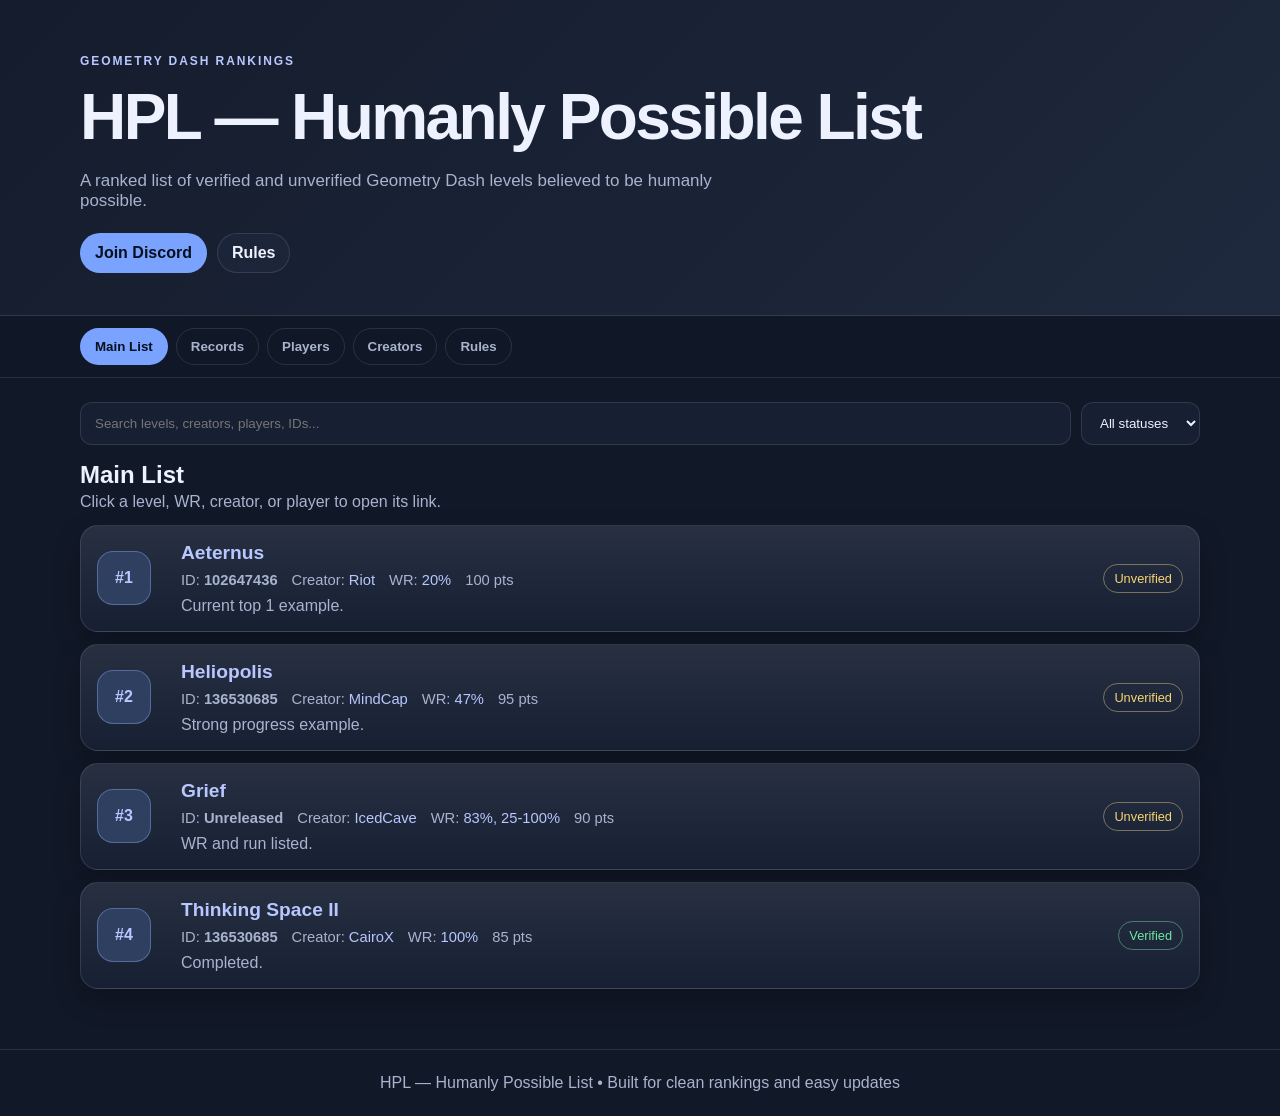
<file: index.html>
<!DOCTYPE html>
<html lang="en">
<head>
  <meta charset="UTF-8" />
  <meta name="viewport" content="width=device-width, initial-scale=1.0" />
  <title>HPL — Humanly Possible List</title>
  <link rel="stylesheet" href="style.css" />
</head>
<body>
  <header class="site-header">
    <div class="header-inner">
      <p class="eyebrow" id="subtitle"></p>
      <h1 id="siteTitle">HPL</h1>
      <p class="description" id="siteDescription"></p>
      <div class="header-actions">
        <a id="discordLink" class="button primary" href="#" target="_blank" rel="noopener noreferrer">Join Discord</a>
        <a class="button" href="#rules">Rules</a>
      </div>
    </div>
  </header>

  <nav class="tabs" aria-label="Site sections">
    <button class="tab active" data-tab="list">Main List</button>
    <button class="tab" data-tab="records">Records</button>
    <button class="tab" data-tab="players">Players</button>
    <button class="tab" data-tab="creators">Creators</button>
    <button class="tab" data-tab="rules">Rules</button>
  </nav>

  <main class="page">
    <section class="toolbar">
      <input id="searchBox" type="search" placeholder="Search levels, creators, players, IDs..." />
      <select id="statusFilter">
        <option value="all">All statuses</option>
        <option value="verified">Verified</option>
        <option value="unverified">Unverified</option>
      </select>
    </section>

    <section id="list" class="panel active-panel">
      <div class="section-heading">
        <h2>Main List</h2>
        <p>Click a level, WR, creator, or player to open its link.</p>
      </div>
      <div id="levelList" class="level-list"></div>
    </section>

    <section id="records" class="panel">
      <div class="section-heading"><h2>World Records</h2><p>Best progress and completions currently tracked.</p></div>
      <div id="recordsList" class="table-list"></div>
    </section>

    <section id="players" class="panel">
      <div class="section-heading"><h2>Player Ranking</h2><p>Points are calculated from level entries.</p></div>
      <div id="playerList" class="table-list"></div>
    </section>

    <section id="creators" class="panel">
      <div class="section-heading"><h2>Creator Points</h2><p>Creator points are calculated from levels on the list.</p></div>
      <div id="creatorList" class="table-list"></div>
    </section>

    <section id="rules" class="panel">
      <div class="section-heading"><h2>Rules</h2><p>List and submission standards.</p></div>
      <div class="rules-grid">
        <article class="rules-card"><h3>Normal List Rules</h3><ol id="normalRules"></ol></article>
        <article class="rules-card"><h3>Submission Rules</h3><ol id="submissionRules"></ol></article>
        <article class="rules-card"><h3>Submitting Format</h3><ul id="submitFormat"></ul></article>
      </div>
    </section>
  </main>

  <footer class="footer">
    <span id="footerText"></span>
  </footer>

  <script src="settings.js"></script>
  <script src="data.js"></script>
  <script src="script.js"></script>
</body>
</html>
</file>
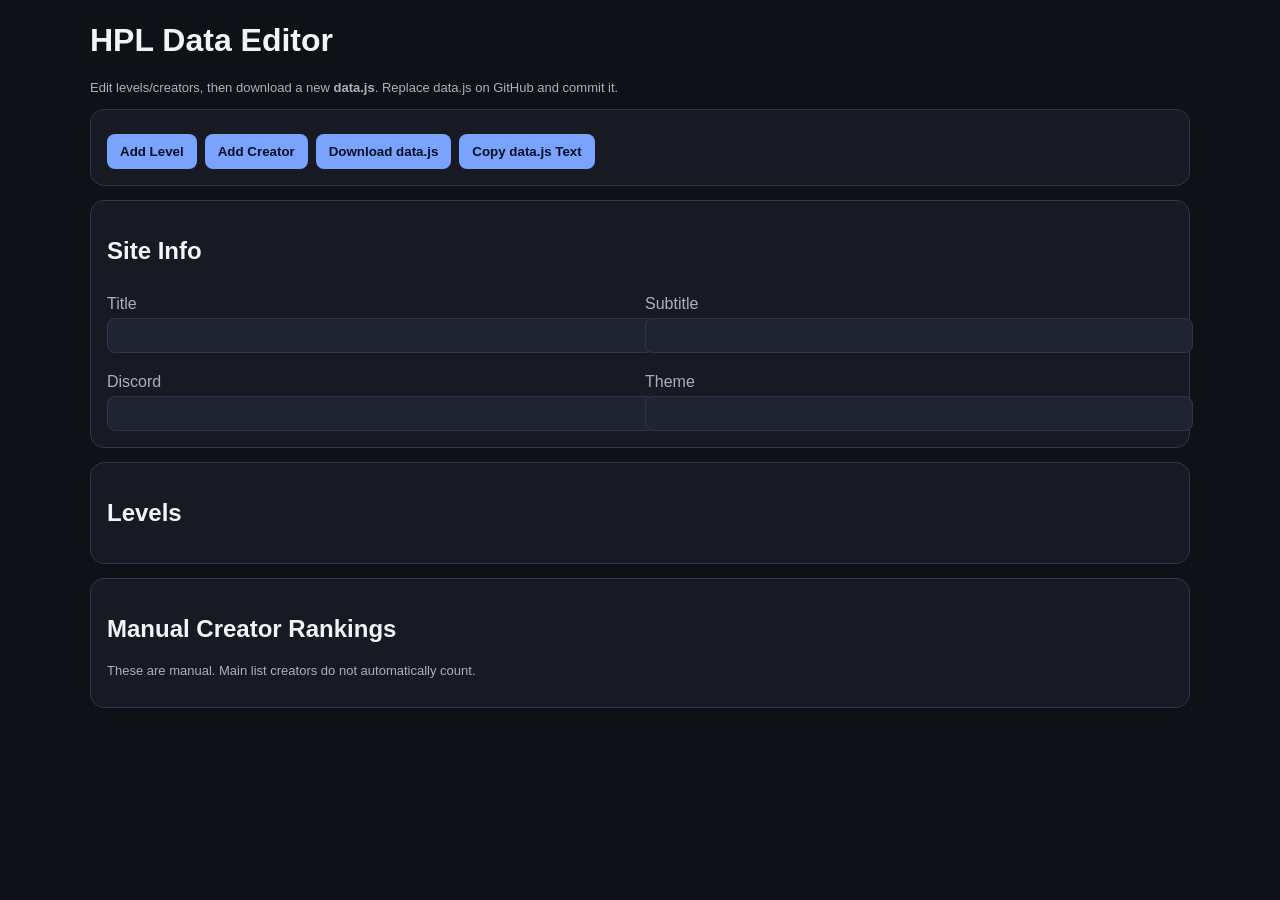
<file: editor.html>
<!DOCTYPE html>
<html lang="en">
<head>
<meta charset="UTF-8">
<meta name="viewport" content="width=device-width, initial-scale=1.0">
<title>HPL Data Editor</title>
<style>
body{font-family:Arial,sans-serif;background:#0f1117;color:#f2f4f8;margin:0;padding:22px}
h1{margin-top:0}.wrap{max-width:1100px;margin:auto}.card{background:#171a23;border:1px solid #30364a;border-radius:14px;padding:16px;margin:14px 0}
label{display:block;margin-top:10px;color:#aab0c0}
input{width:100%;padding:9px;border-radius:8px;border:1px solid #30364a;background:#202432;color:#fff;margin-top:5px}
button{padding:10px 13px;border:0;border-radius:8px;background:#7aa2ff;color:#07101f;font-weight:bold;margin:8px 8px 0 0;cursor:pointer}
.row{display:grid;grid-template-columns:repeat(2,1fr);gap:10px}.level{border-top:1px solid #30364a;padding-top:12px;margin-top:12px}
.small{color:#aab0c0;font-size:13px}@media(max-width:800px){.row{grid-template-columns:1fr}}
</style>
</head>
<body><div class="wrap">
<h1>HPL Data Editor</h1>
<p class="small">Edit levels/creators, then download a new <b>data.js</b>. Replace data.js on GitHub and commit it.</p>
<div class="card"><button onclick="addLevel()">Add Level</button><button onclick="addCreator()">Add Creator</button><button onclick="downloadData()">Download data.js</button><button onclick="copyData()">Copy data.js Text</button></div>
<div class="card"><h2>Site Info</h2><div class="row"><label>Title<input id="title"></label><label>Subtitle<input id="subtitle"></label><label>Discord<input id="discord"></label><label>Theme<input id="theme"></label></div></div>
<div class="card"><h2>Levels</h2><div id="levels"></div></div>
<div class="card"><h2>Manual Creator Rankings</h2><p class="small">These are manual. Main list creators do not automatically count.</p><div id="creators"></div></div>
</div>
<script src="data.js"></script>
<script>
let data=JSON.parse(JSON.stringify(HPL_DATA));
function safe(v){return String(v??'').replace(/[&<>"']/g,c=>({'&':'&amp;','<':'&lt;','>':'&gt;','"':'&quot;',"'":'&#039;'}[c]))}
function load(){title.value=data.site.title||'';subtitle.value=data.site.subtitle||'';discord.value=data.site.discord||'';theme.value=data.site.theme||'neon';renderLevels();renderCreators()}
function syncSite(){data.site.title=title.value;data.site.subtitle=subtitle.value;data.site.discord=discord.value;data.site.theme=theme.value}
function renderLevels(){levels.innerHTML=data.levels.map((l,i)=>`<div class="level"><h3>Level ${i+1}</h3><button onclick="data.levels.splice(${i},1);renderLevels()">Delete</button><div class="row">
<label>Rank<input onchange="data.levels[${i}].rank=this.value" value="${safe(l.rank)}"></label>
<label>Name<input onchange="data.levels[${i}].name=this.value" value="${safe(l.name)}"></label>
<label>ID<input onchange="data.levels[${i}].id=this.value" value="${safe(l.id)}"></label>
<label>Creator<input onchange="data.levels[${i}].creator=this.value" value="${safe(l.creator)}"></label>
<label>Creator URL<input onchange="data.levels[${i}].creatorUrl=this.value" value="${safe(l.creatorUrl)}"></label>
<label>WR<input onchange="data.levels[${i}].wr=this.value" value="${safe(l.wr)}"></label>
<label>WR Player<input onchange="data.levels[${i}].wrPlayer=this.value" value="${safe(l.wrPlayer)}"></label>
<label>WR URL<input onchange="data.levels[${i}].wrUrl=this.value" value="${safe(l.wrUrl)}"></label>
<label>Showcase URL<input onchange="data.levels[${i}].showcaseUrl=this.value" value="${safe(l.showcaseUrl)}"></label>
<label>Points<input onchange="data.levels[${i}].points=this.value" value="${safe(l.points)}"></label>
<label>Notes<input onchange="data.levels[${i}].notes=this.value" value="${safe(l.notes)}"></label>
</div></div>`).join('')}
function renderCreators(){creators.innerHTML=(data.creators||[]).map((c,i)=>`<div class="level"><h3>Creator ${i+1}</h3><button onclick="data.creators.splice(${i},1);renderCreators()">Delete</button><div class="row">
<label>Name<input onchange="data.creators[${i}].name=this.value" value="${safe(c.name)}"></label>
<label>URL<input onchange="data.creators[${i}].url=this.value" value="${safe(c.url)}"></label>
<label>Total Levels<input onchange="data.creators[${i}].totalLevels=this.value" value="${safe(c.totalLevels)}"></label>
<label>Notes<input onchange="data.creators[${i}].notes=this.value" value="${safe(c.notes)}"></label>
</div></div>`).join('')}
function addLevel(){data.levels.push({rank:data.levels.length+1,name:'New Level',id:'',creator:'',creatorUrl:'',wr:'',wrPlayer:'',wrUrl:'',showcaseUrl:'',points:0,notes:''});renderLevels()}
function addCreator(){if(!data.creators)data.creators=[];data.creators.push({name:'New Creator',url:'',totalLevels:1,notes:''});renderCreators()}
function makeJS(){syncSite();return 'const HPL_DATA = '+JSON.stringify(data,null,2)+';\n'}
function downloadData(){const blob=new Blob([makeJS()],{type:'text/javascript'});const a=document.createElement('a');a.href=URL.createObjectURL(blob);a.download='data.js';a.click();URL.revokeObjectURL(a.href)}
async function copyData(){await navigator.clipboard.writeText(makeJS());alert('Copied data.js text. Paste it into GitHub data.js.')}
load();
</script>
</body></html>
</file>
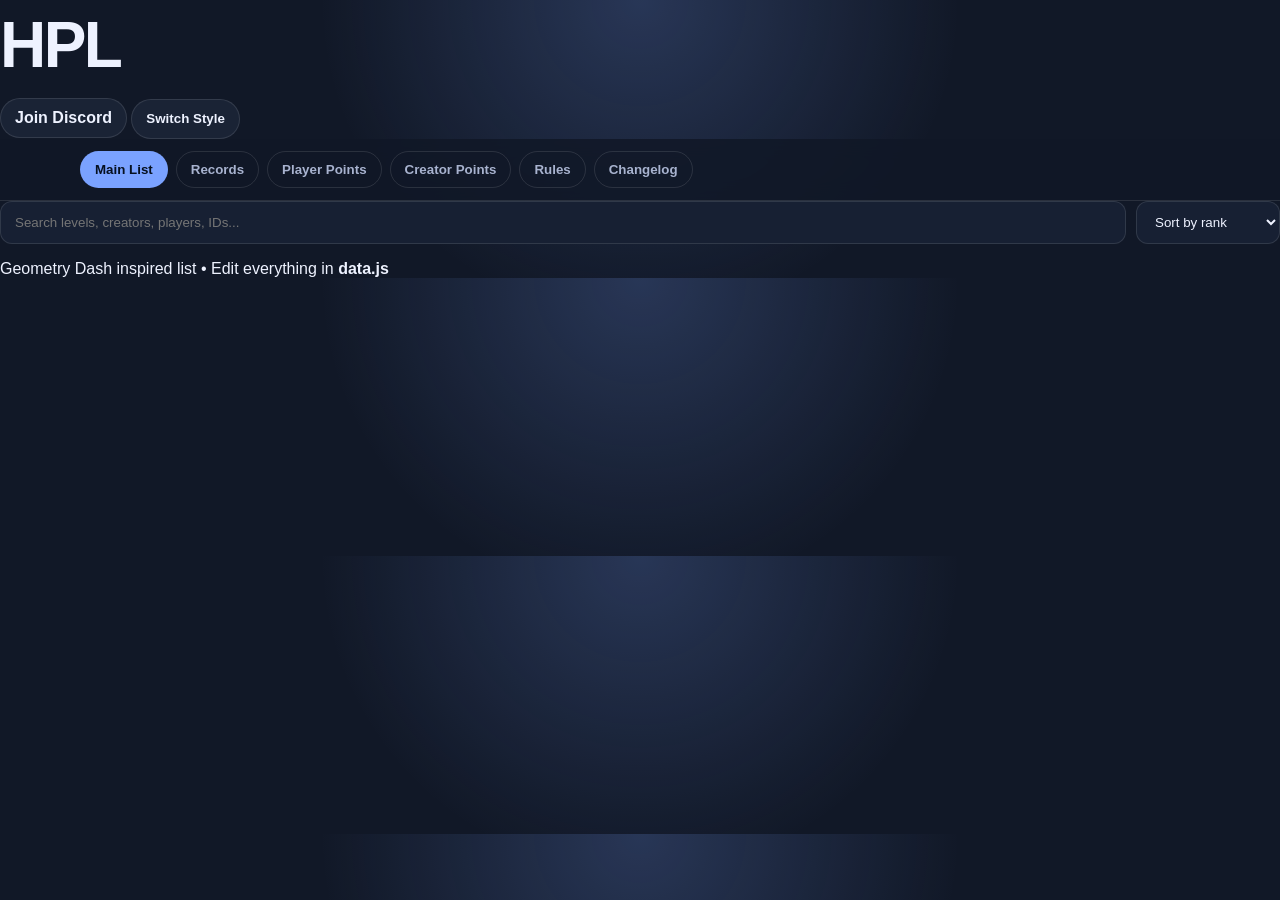
<file: HPL.html>
<!DOCTYPE html>
<html lang="en">
<head>
  <meta charset="UTF-8" />
  <meta name="viewport" content="width=device-width, initial-scale=1.0" />
  <title>HPL</title>
  <link rel="stylesheet" href="style.css" />
</head>
<body>
  <header class="hero">
    <div class="hero-glow"></div>
    <h1 id="site-title">HPL</h1>
    <p id="site-subtitle"></p>
    <div class="hero-actions">
      <a id="discord-link" class="button" target="_blank" rel="noopener">Join Discord</a>
      <button id="theme-toggle" class="button ghost">Switch Style</button>
    </div>
  </header>

  <main class="wrap">
    <nav class="tabs">
      <button class="tab active" data-tab="main">Main List</button>
      <button class="tab" data-tab="records">Records</button>
      <button class="tab" data-tab="players">Player Points</button>
      <button class="tab" data-tab="creators">Creator Points</button>
      <button class="tab" data-tab="rules">Rules</button>
      <button class="tab" data-tab="changes">Changelog</button>
    </nav>

    <section class="toolbar">
      <input id="search" placeholder="Search levels, creators, players, IDs..." />
      <select id="sort-mode">
        <option value="rank">Sort by rank</option>
        <option value="points">Sort by points</option>
        <option value="wr">Sort by WR text</option>
      </select>
    </section>

    <section id="main" class="panel active"></section>
    <section id="records" class="panel"></section>
    <section id="players" class="panel"></section>
    <section id="creators" class="panel"></section>
    <section id="rules" class="panel"></section>
    <section id="changes" class="panel"></section>
  </main>

  <footer>
    <span>Geometry Dash inspired list • Edit everything in <b>data.js</b></span>
  </footer>

  <script src="data.js"></script>
  <script src="script.js"></script>
</body>
</html>
</file>
<file: style.css>
:root {
  --bg: #111827;
  --panel: #172033;
  --panel-soft: #1f293d;
  --text: #eef2ff;
  --muted: #a8b3cf;
  --line: rgba(255,255,255,.11);
  --accent: #7aa2ff;
  --accent2: #b8c7ff;
  --good: #6ee7a0;
  --warn: #f8d572;
  --shadow: 0 12px 28px rgba(0,0,0,.22);
}

body[data-theme="blue"] { --bg:#071323; --panel:#10223a; --panel-soft:#162d4b; --accent:#55b7ff; --accent2:#9bd7ff; }
body[data-theme="gold"] { --bg:#17130a; --panel:#241d10; --panel-soft:#302612; --accent:#e2b55f; --accent2:#ffe0a1; }
body[data-theme="minimal"] { --bg:#f4f6fb; --panel:#ffffff; --panel-soft:#eef2f7; --text:#111827; --muted:#5b6475; --line:#d7deea; --accent:#2f6feb; --accent2:#6a8de7; --shadow:0 8px 20px rgba(20,30,50,.10); }

* { box-sizing: border-box; }
html { scroll-behavior: smooth; }
body {
  margin: 0;
  background: radial-gradient(circle at top, color-mix(in srgb, var(--accent) 22%, transparent), transparent 320px), var(--bg);
  color: var(--text);
  font-family: Inter, Arial, sans-serif;
}

a { color: var(--accent2); text-decoration: none; }
a:hover { text-decoration: underline; }

.site-header {
  border-bottom: 1px solid var(--line);
  background: linear-gradient(135deg, color-mix(in srgb, var(--panel) 88%, black), var(--panel-soft));
}
.header-inner {
  width: min(1120px, calc(100% - 32px));
  margin: 0 auto;
  padding: 42px 0;
}
.eyebrow { color: var(--accent2); text-transform: uppercase; letter-spacing: .16em; font-size: .75rem; font-weight: 800; }
h1 { margin: 8px 0 10px; font-size: clamp(2rem, 5vw, 4rem); letter-spacing: -.04em; }
.description { max-width: 680px; color: var(--muted); font-size: 1.06rem; }
.header-actions { display: flex; gap: 10px; flex-wrap: wrap; margin-top: 22px; }
.button {
  display: inline-flex; align-items: center; justify-content: center;
  min-height: 40px; padding: 0 14px; border-radius: 999px;
  border: 1px solid var(--line); background: color-mix(in srgb, var(--panel-soft) 70%, transparent);
  color: var(--text); font-weight: 700;
}
.button.primary { background: var(--accent); color: #06101f; border-color: transparent; }

.tabs {
  position: sticky; top: 0; z-index: 3;
  display: flex; gap: 8px; overflow-x: auto;
  padding: 12px max(16px, calc((100vw - 1120px) / 2));
  background: color-mix(in srgb, var(--bg) 86%, transparent);
  backdrop-filter: blur(10px);
  border-bottom: 1px solid var(--line);
}
.tab {
  border: 1px solid var(--line); color: var(--muted); background: transparent;
  padding: 10px 14px; border-radius: 999px; cursor: pointer; white-space: nowrap; font-weight: 700;
}
.tab.active { background: var(--accent); color: #06101f; border-color: transparent; }

.page { width: min(1120px, calc(100% - 32px)); margin: 24px auto 60px; }
.toolbar { display: flex; gap: 10px; margin-bottom: 16px; }
.toolbar input, .toolbar select {
  background: var(--panel); border: 1px solid var(--line); color: var(--text);
  border-radius: 12px; padding: 12px 14px; outline: none;
}
.toolbar input { flex: 1; min-width: 180px; }

.panel { display: none; }
.active-panel { display: block; }
.section-heading { margin: 0 0 14px; }
.section-heading h2 { margin: 0 0 4px; font-size: 1.5rem; }
.section-heading p { margin: 0; color: var(--muted); }
.level-list { display: grid; gap: 12px; }
.level-card {
  display: grid; grid-template-columns: 70px 1fr auto; gap: 14px;
  align-items: center; padding: 16px; border: 1px solid var(--line);
  background: linear-gradient(180deg, color-mix(in srgb, var(--panel) 93%, white), var(--panel));
  border-radius: 18px; box-shadow: var(--shadow);
}
.level-card:hover { border-color: color-mix(in srgb, var(--accent) 55%, var(--line)); }
.rank-box {
  width: 54px; height: 54px; border-radius: 16px; display: grid; place-items: center;
  background: color-mix(in srgb, var(--accent) 18%, var(--panel-soft)); color: var(--accent2); font-weight: 900;
  border: 1px solid color-mix(in srgb, var(--accent) 30%, var(--line));
}
.level-main h3 { margin: 0 0 8px; font-size: 1.2rem; }
.meta-line { display: flex; flex-wrap: wrap; gap: 8px 14px; color: var(--muted); font-size: .92rem; }
.notes { margin: 9px 0 0; color: var(--muted); }
.status { text-transform: capitalize; font-size: .8rem; border: 1px solid var(--line); padding: 6px 10px; border-radius: 999px; color: var(--muted); }
.status.verified { color: var(--good); border-color: color-mix(in srgb, var(--good) 35%, var(--line)); }
.status.unverified { color: var(--warn); border-color: color-mix(in srgb, var(--warn) 35%, var(--line)); }
.compact { padding: 11px 14px; }
.compact .rank-box { width: 44px; height: 44px; border-radius: 14px; }
.compact .notes { display: none; }

.table-list { display: grid; gap: 8px; }
.table-row {
  display: grid; grid-template-columns: repeat(4, 1fr); gap: 12px;
  padding: 13px 14px; border: 1px solid var(--line); border-radius: 14px; background: var(--panel);
}
.ranked-row { grid-template-columns: 70px 1.2fr .8fr 2fr; }
.rules-grid { display: grid; grid-template-columns: repeat(3, 1fr); gap: 14px; }
.rules-card { background: var(--panel); border: 1px solid var(--line); border-radius: 18px; padding: 18px; box-shadow: var(--shadow); }
.rules-card h3 { margin-top: 0; }
.rules-card p { margin: 6px 0 0; color: var(--muted); }
.footer { padding: 24px; border-top: 1px solid var(--line); color: var(--muted); text-align: center; }

@media (max-width: 820px) {
  .toolbar { flex-direction: column; }
  .level-card { grid-template-columns: 54px 1fr; }
  .status { grid-column: 2; width: max-content; }
  .table-row, .ranked-row { grid-template-columns: 1fr; }
  .rules-grid { grid-template-columns: 1fr; }
}
</file>
